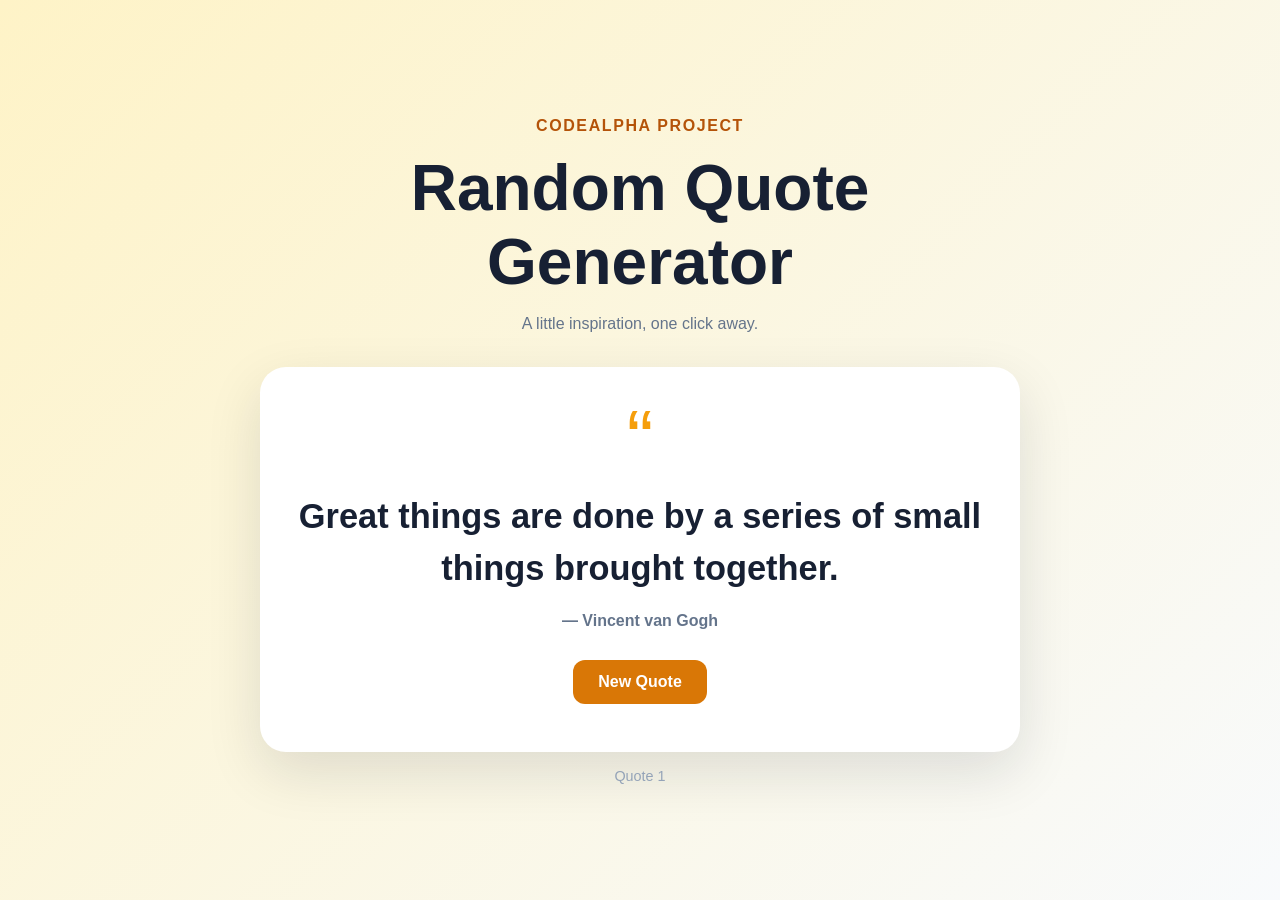
<file: CodeAlpha_RandomQuoteGenerator/index.html>
<!DOCTYPE html>
<html lang="en">
<head>
  <meta charset="UTF-8">
  <meta name="viewport" content="width=device-width, initial-scale=1.0">
  <title>Random Quote Generator | CodeAlpha</title>
  <link rel="stylesheet" href="style.css">
</head>
<body>
  <main class="app">
    <p class="eyebrow">CodeAlpha Project</p>
    <h1>Random Quote Generator</h1>
    <p class="intro">A little inspiration, one click away.</p>

    <section class="quote-card">
      <div class="quote-mark">“</div>
      <blockquote id="quoteText">Click the button to discover a quote.</blockquote>
      <p id="author" class="author">— Ready when you are</p>
      <button id="newQuote" class="primary">New Quote</button>
    </section>

    <p id="counter" class="counter"></p>
  </main>

  <script src="script.js"></script>
</body>
</html>
</file>
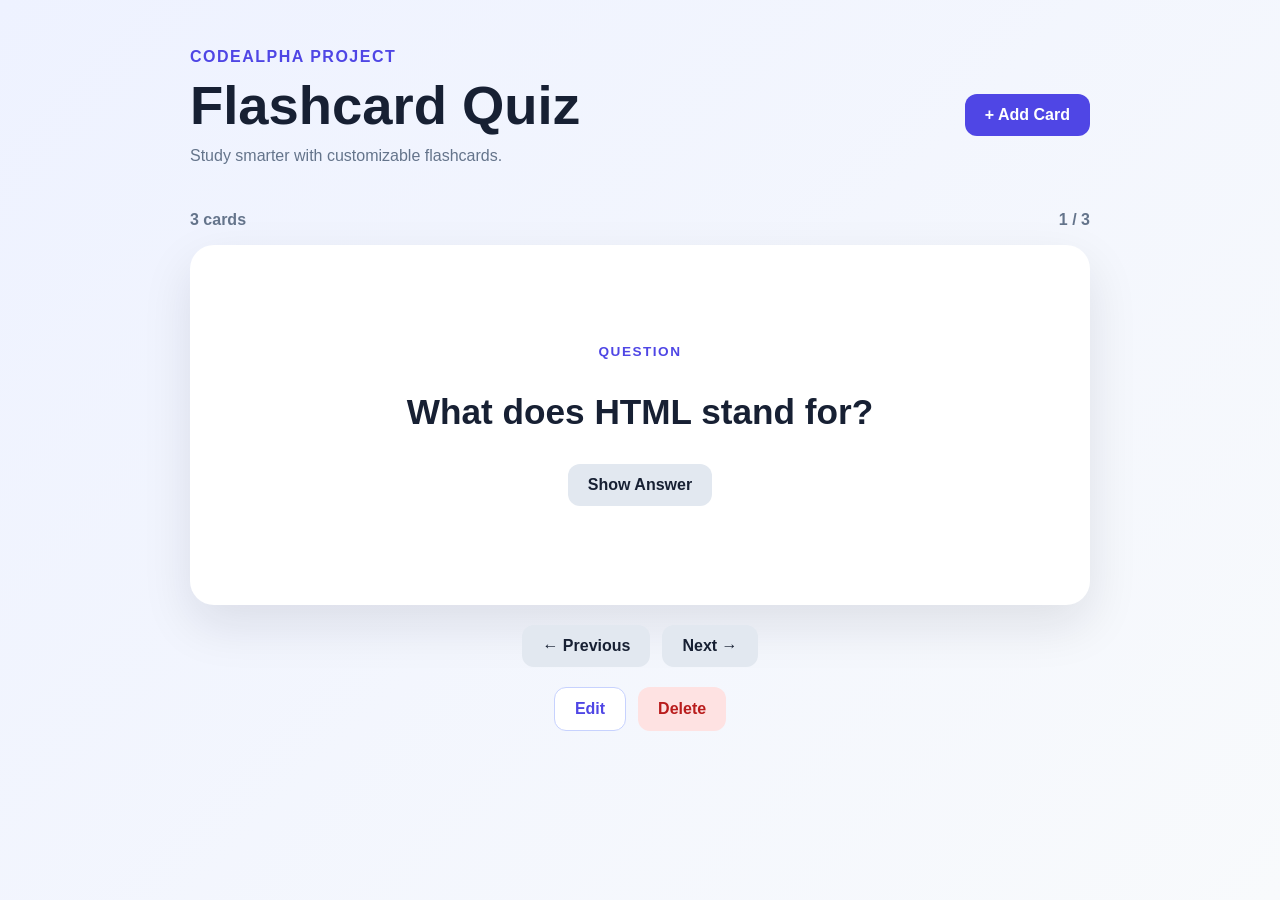
<file: CodeAlpha_FlashcardQuizApp/CodeAlpha_FlashcardQuizApp/index.html>
<!DOCTYPE html>
<html lang="en">
<head>
  <meta charset="UTF-8">
  <meta name="viewport" content="width=device-width, initial-scale=1.0">
  <title>Flashcard Quiz App | CodeAlpha</title>
  <link rel="stylesheet" href="style.css">
</head>
<body>
  <main class="app">
    <header>
      <div>
        <p class="eyebrow">CodeAlpha Project</p>
        <h1>Flashcard Quiz</h1>
        <p class="subtitle">Study smarter with customizable flashcards.</p>
      </div>
      <button id="addBtn" class="primary">+ Add Card</button>
    </header>

    <section class="stats">
      <span id="cardCount">0 cards</span>
      <span id="position">0 / 0</span>
    </section>

    <section class="card-area">
      <article id="flashcard" class="flashcard">
        <div class="card-label" id="cardLabel">Question</div>
        <div id="cardText" class="card-text">No flashcards yet.</div>
        <button id="showAnswerBtn" class="secondary">Show Answer</button>
      </article>

      <div class="navigation">
        <button id="prevBtn" class="secondary">← Previous</button>
        <button id="nextBtn" class="secondary">Next →</button>
      </div>

      <div class="actions">
        <button id="editBtn" class="outline">Edit</button>
        <button id="deleteBtn" class="danger">Delete</button>
      </div>
    </section>
  </main>

  <div id="modal" class="modal hidden">
    <div class="modal-box">
      <button id="closeModal" class="close">×</button>
      <h2 id="modalTitle">Add Flashcard</h2>
      <form id="cardForm">
        <label for="question">Question</label>
        <textarea id="question" required placeholder="Enter your question"></textarea>

        <label for="answer">Answer</label>
        <textarea id="answer" required placeholder="Enter the answer"></textarea>

        <button class="primary" type="submit">Save Card</button>
      </form>
    </div>
  </div>

  <script src="script.js"></script>
</body>
</html>
</file>
<file: CodeAlpha_RandomQuoteGenerator/style.css>
* { box-sizing: border-box; }
body {
  margin: 0; min-height: 100vh; display: grid; place-items: center; padding: 24px;
  font-family: Inter, Arial, sans-serif; color: #172033;
  background: linear-gradient(135deg, #fef3c7, #f8fafc);
}
.app { width: min(760px, 100%); text-align: center; }
.eyebrow { color: #b45309; font-weight: 800; text-transform: uppercase; letter-spacing: 1.6px; }
h1 { font-size: clamp(2.2rem, 6vw, 4rem); margin: 8px 0; }
.intro { color: #64748b; margin-bottom: 34px; }
.quote-card {
  background: white; border-radius: 26px; padding: 48px 35px;
  box-shadow: 0 20px 55px rgba(15,23,42,.12);
}
.quote-mark { font-size: 5rem; line-height: .6; color: #f59e0b; }
blockquote { font-size: clamp(1.4rem, 4vw, 2.15rem); line-height: 1.5; font-weight: 700; margin: 28px 0 18px; }
.author { color: #64748b; font-weight: 700; margin-bottom: 30px; }
.primary { background: #d97706; color: white; border: 0; border-radius: 12px; padding: 13px 25px; font-weight: 800; font-size: 1rem; cursor: pointer; }
.primary:hover { opacity: .9; transform: translateY(-1px); }
.counter { color: #94a3b8; font-size: .9rem; margin-top: 16px; }
</file>
<file: CodeAlpha_FlashcardQuizApp/CodeAlpha_FlashcardQuizApp/style.css>
* { box-sizing: border-box; }
body {
  margin: 0;
  font-family: Inter, Arial, sans-serif;
  background: linear-gradient(135deg, #eef2ff, #f8fafc);
  color: #172033;
  min-height: 100vh;
}
button, textarea { font: inherit; }
button { cursor: pointer; border: 0; }
.app { width: min(900px, 92%); margin: 0 auto; padding: 48px 0; }
header { display: flex; justify-content: space-between; align-items: center; gap: 20px; }
.eyebrow { color: #4f46e5; font-weight: 700; text-transform: uppercase; letter-spacing: 1.5px; margin: 0 0 8px; }
h1 { margin: 0; font-size: clamp(2rem, 5vw, 3.4rem); }
.subtitle { color: #64748b; margin-top: 10px; }
.stats { display: flex; justify-content: space-between; margin: 30px 0 16px; color: #64748b; font-weight: 700; }
.card-area { text-align: center; }
.flashcard {
  min-height: 360px; background: white; border-radius: 24px; padding: 50px 30px;
  box-shadow: 0 20px 50px rgba(15,23,42,.10);
  display: flex; flex-direction: column; align-items: center; justify-content: center;
}
.card-label { color: #4f46e5; font-size: .85rem; font-weight: 800; text-transform: uppercase; letter-spacing: 1.5px; }
.card-text { max-width: 720px; font-size: clamp(1.4rem, 4vw, 2.2rem); font-weight: 700; line-height: 1.4; margin: 28px 0; }
.navigation, .actions { display: flex; justify-content: center; gap: 12px; margin-top: 20px; flex-wrap: wrap; }
.primary, .secondary, .outline, .danger {
  padding: 12px 20px; border-radius: 12px; font-weight: 700; transition: transform .15s, opacity .15s;
}
button:hover { transform: translateY(-1px); opacity: .9; }
.primary { background: #4f46e5; color: white; }
.secondary { background: #e2e8f0; color: #172033; }
.outline { background: white; color: #4f46e5; border: 1px solid #c7d2fe; }
.danger { background: #fee2e2; color: #b91c1c; }
.modal {
  position: fixed; inset: 0; background: rgba(15,23,42,.55); display: grid; place-items: center; padding: 20px;
}
.hidden { display: none; }
.modal-box { position: relative; width: min(550px, 100%); background: white; padding: 32px; border-radius: 20px; }
.close { position: absolute; right: 18px; top: 14px; background: transparent; font-size: 28px; }
form { display: grid; gap: 10px; margin-top: 22px; }
label { font-weight: 700; }
textarea { min-height: 110px; resize: vertical; padding: 12px; border: 1px solid #cbd5e1; border-radius: 10px; }
@media (max-width: 650px) { header { flex-direction: column; align-items: flex-start; } header .primary { width: 100%; } }
</file>
